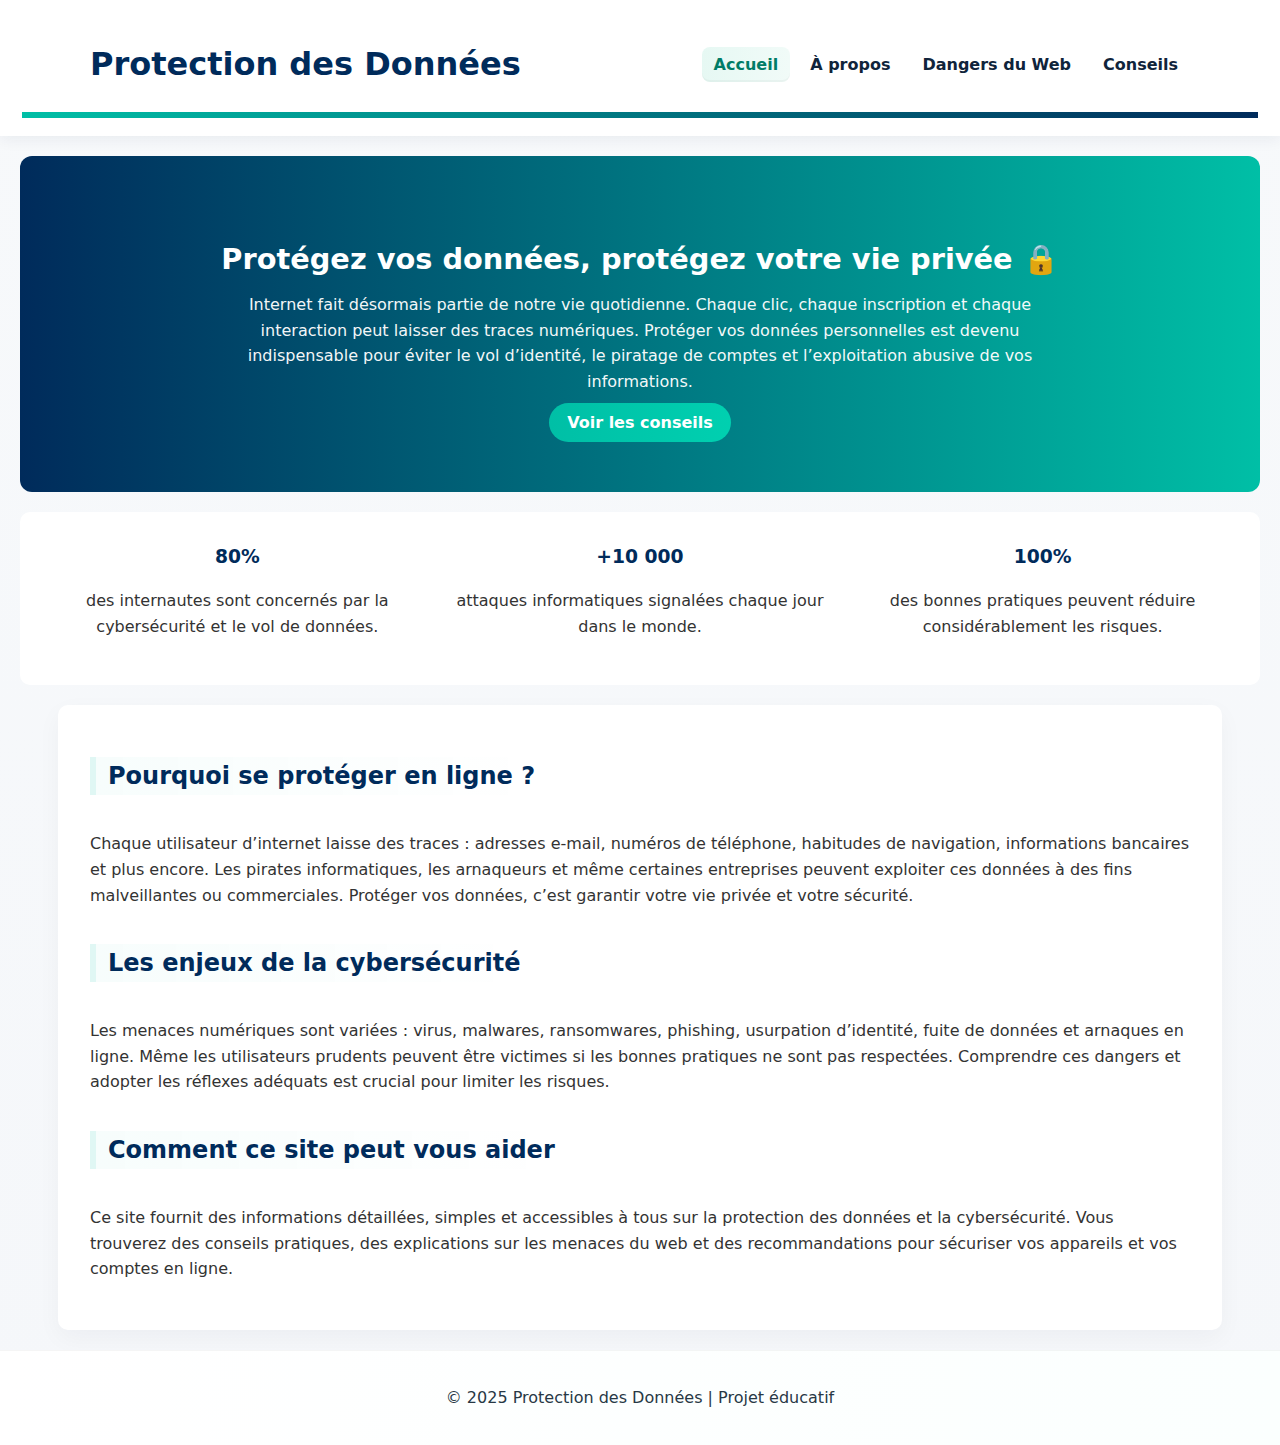
<file: index.html>
<!DOCTYPE html>
<html lang="fr">
<head>
  <meta charset="UTF-8">
  <meta name="viewport" content="width=device-width, initial-scale=1.0">
  <title>Protection des Données - Accueil</title>
  <link rel="stylesheet" href="style.css">
</head>
<body>
  <header>
    <div class="container">
      <h1>Protection des Données</h1>
      <nav>
        <ul>
          <li><a href="index.html" class="active">Accueil</a></li>
          <li><a href="about.html">À propos</a></li>
          <li><a href="dangers.html">Dangers du Web</a></li>
          <li><a href="conseils.html">Conseils</a></li>
        </ul>
      </nav>
    </div>
  </header>

  <section class="hero">
    <h2>Protégez vos données, protégez votre vie privée 🔒</h2>
    <p>Internet fait désormais partie de notre vie quotidienne. Chaque clic, chaque inscription et chaque interaction peut laisser des traces numériques. Protéger vos données personnelles est devenu indispensable pour éviter le vol d’identité, le piratage de comptes et l’exploitation abusive de vos informations.</p>
    <a href="conseils.html" class="btn">Voir les conseils</a>
  </section>

  <section class="stats">
    <div>
      <h3>80%</h3>
      <p>des internautes sont concernés par la cybersécurité et le vol de données.</p>
    </div>
    <div>
      <h3>+10 000</h3>
      <p>attaques informatiques signalées chaque jour dans le monde.</p>
    </div>
    <div>
      <h3>100%</h3>
      <p>des bonnes pratiques peuvent réduire considérablement les risques.</p>
    </div>
  </section>

  <section class="content">
    <h2>Pourquoi se protéger en ligne ?</h2>
    <p>Chaque utilisateur d’internet laisse des traces : adresses e-mail, numéros de téléphone, habitudes de navigation, informations bancaires et plus encore. Les pirates informatiques, les arnaqueurs et même certaines entreprises peuvent exploiter ces données à des fins malveillantes ou commerciales. Protéger vos données, c’est garantir votre vie privée et votre sécurité.</p>

    <h2>Les enjeux de la cybersécurité</h2>
    <p>Les menaces numériques sont variées : virus, malwares, ransomwares, phishing, usurpation d’identité, fuite de données et arnaques en ligne. Même les utilisateurs prudents peuvent être victimes si les bonnes pratiques ne sont pas respectées. Comprendre ces dangers et adopter les réflexes adéquats est crucial pour limiter les risques.</p>

    <h2>Comment ce site peut vous aider</h2>
    <p>Ce site fournit des informations détaillées, simples et accessibles à tous sur la protection des données et la cybersécurité. Vous trouverez des conseils pratiques, des explications sur les menaces du web et des recommandations pour sécuriser vos appareils et vos comptes en ligne.</p>
  </section>

  <footer>
    <p>&copy; 2025 Protection des Données | Projet éducatif</p>
  </footer>
</body>
</html>
</file>
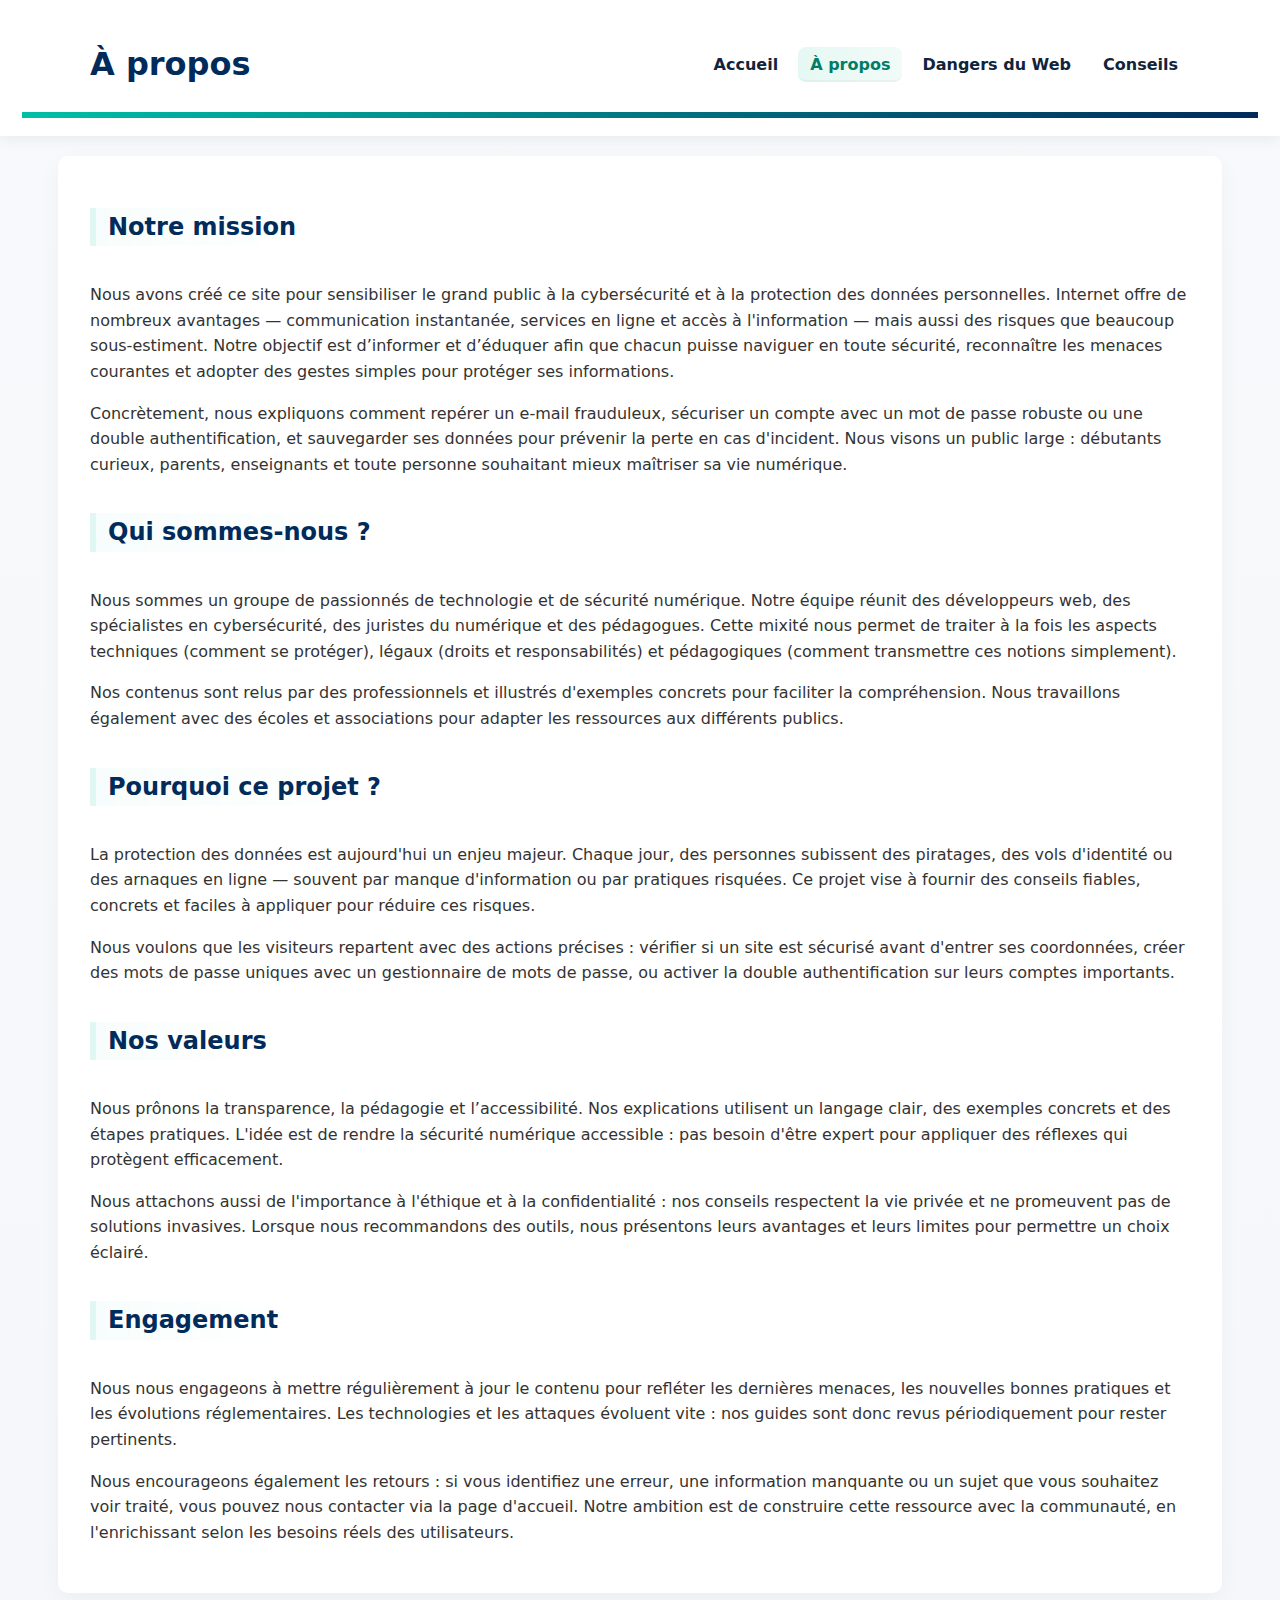
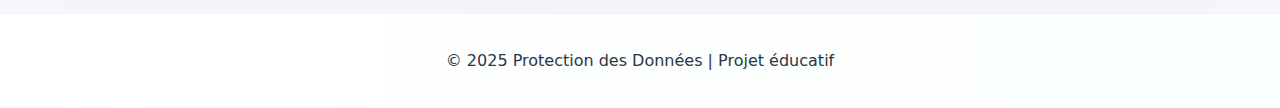
<file: about.html>
<!DOCTYPE html>
<html lang="fr">
<head>
  <meta charset="UTF-8">
  <meta name="viewport" content="width=device-width, initial-scale=1.0">
  <title>À propos - Protection des Données</title>
  <link rel="stylesheet" href="style.css">
</head>
<body>
  <header>
    <div class="container">
      <h1>À propos</h1>
      <nav>
        <ul>
          <li><a href="index.html">Accueil</a></li>
          <li><a href="about.html" class="active">À propos</a></li>
          <li><a href="dangers.html">Dangers du Web</a></li>
          <li><a href="conseils.html">Conseils</a></li>
        </ul>
      </nav>
    </div>
  </header>

  <section class="content">
    <h2>Notre mission</h2>
    <p>Nous avons créé ce site pour sensibiliser le grand public à la cybersécurité et à la protection des données personnelles. Internet offre de nombreux avantages — communication instantanée, services en ligne et accès à l'information — mais aussi des risques que beaucoup sous-estiment. Notre objectif est d’informer et d’éduquer afin que chacun puisse naviguer en toute sécurité, reconnaître les menaces courantes et adopter des gestes simples pour protéger ses informations.</p>
    <p>Concrètement, nous expliquons comment repérer un e-mail frauduleux, sécuriser un compte avec un mot de passe robuste ou une double authentification, et sauvegarder ses données pour prévenir la perte en cas d'incident. Nous visons un public large : débutants curieux, parents, enseignants et toute personne souhaitant mieux maîtriser sa vie numérique.</p>

    <h2>Qui sommes-nous ?</h2>
  <p>Nous sommes un groupe de passionnés de technologie et de sécurité numérique. Notre équipe réunit des développeurs web, des spécialistes en cybersécurité, des juristes du numérique et des pédagogues. Cette mixité nous permet de traiter à la fois les aspects techniques (comment se protéger), légaux (droits et responsabilités) et pédagogiques (comment transmettre ces notions simplement).</p>
  <p>Nos contenus sont relus par des professionnels et illustrés d'exemples concrets pour faciliter la compréhension. Nous travaillons également avec des écoles et associations pour adapter les ressources aux différents publics.</p>

    <h2>Pourquoi ce projet ?</h2>
  <p>La protection des données est aujourd'hui un enjeu majeur. Chaque jour, des personnes subissent des piratages, des vols d'identité ou des arnaques en ligne — souvent par manque d'information ou par pratiques risquées. Ce projet vise à fournir des conseils fiables, concrets et faciles à appliquer pour réduire ces risques.</p>
  <p>Nous voulons que les visiteurs repartent avec des actions précises : vérifier si un site est sécurisé avant d'entrer ses coordonnées, créer des mots de passe uniques avec un gestionnaire de mots de passe, ou activer la double authentification sur leurs comptes importants.</p>

    <h2>Nos valeurs</h2>
  <p>Nous prônons la transparence, la pédagogie et l’accessibilité. Nos explications utilisent un langage clair, des exemples concrets et des étapes pratiques. L'idée est de rendre la sécurité numérique accessible : pas besoin d'être expert pour appliquer des réflexes qui protègent efficacement.</p>
  <p>Nous attachons aussi de l'importance à l'éthique et à la confidentialité : nos conseils respectent la vie privée et ne promeuvent pas de solutions invasives. Lorsque nous recommandons des outils, nous présentons leurs avantages et leurs limites pour permettre un choix éclairé.</p>

    <h2>Engagement</h2>
    <p>Nous nous engageons à mettre régulièrement à jour le contenu pour refléter les dernières menaces, les nouvelles bonnes pratiques et les évolutions réglementaires. Les technologies et les attaques évoluent vite : nos guides sont donc revus périodiquement pour rester pertinents.</p>
    <p>Nous encourageons également les retours : si vous identifiez une erreur, une information manquante ou un sujet que vous souhaitez voir traité, vous pouvez nous contacter via la page d'accueil. Notre ambition est de construire cette ressource avec la communauté, en l'enrichissant selon les besoins réels des utilisateurs.</p>
  </section>

  <footer>
    <p>&copy; 2025 Protection des Données | Projet éducatif</p>
  </footer>
</body>
</html>
</file>
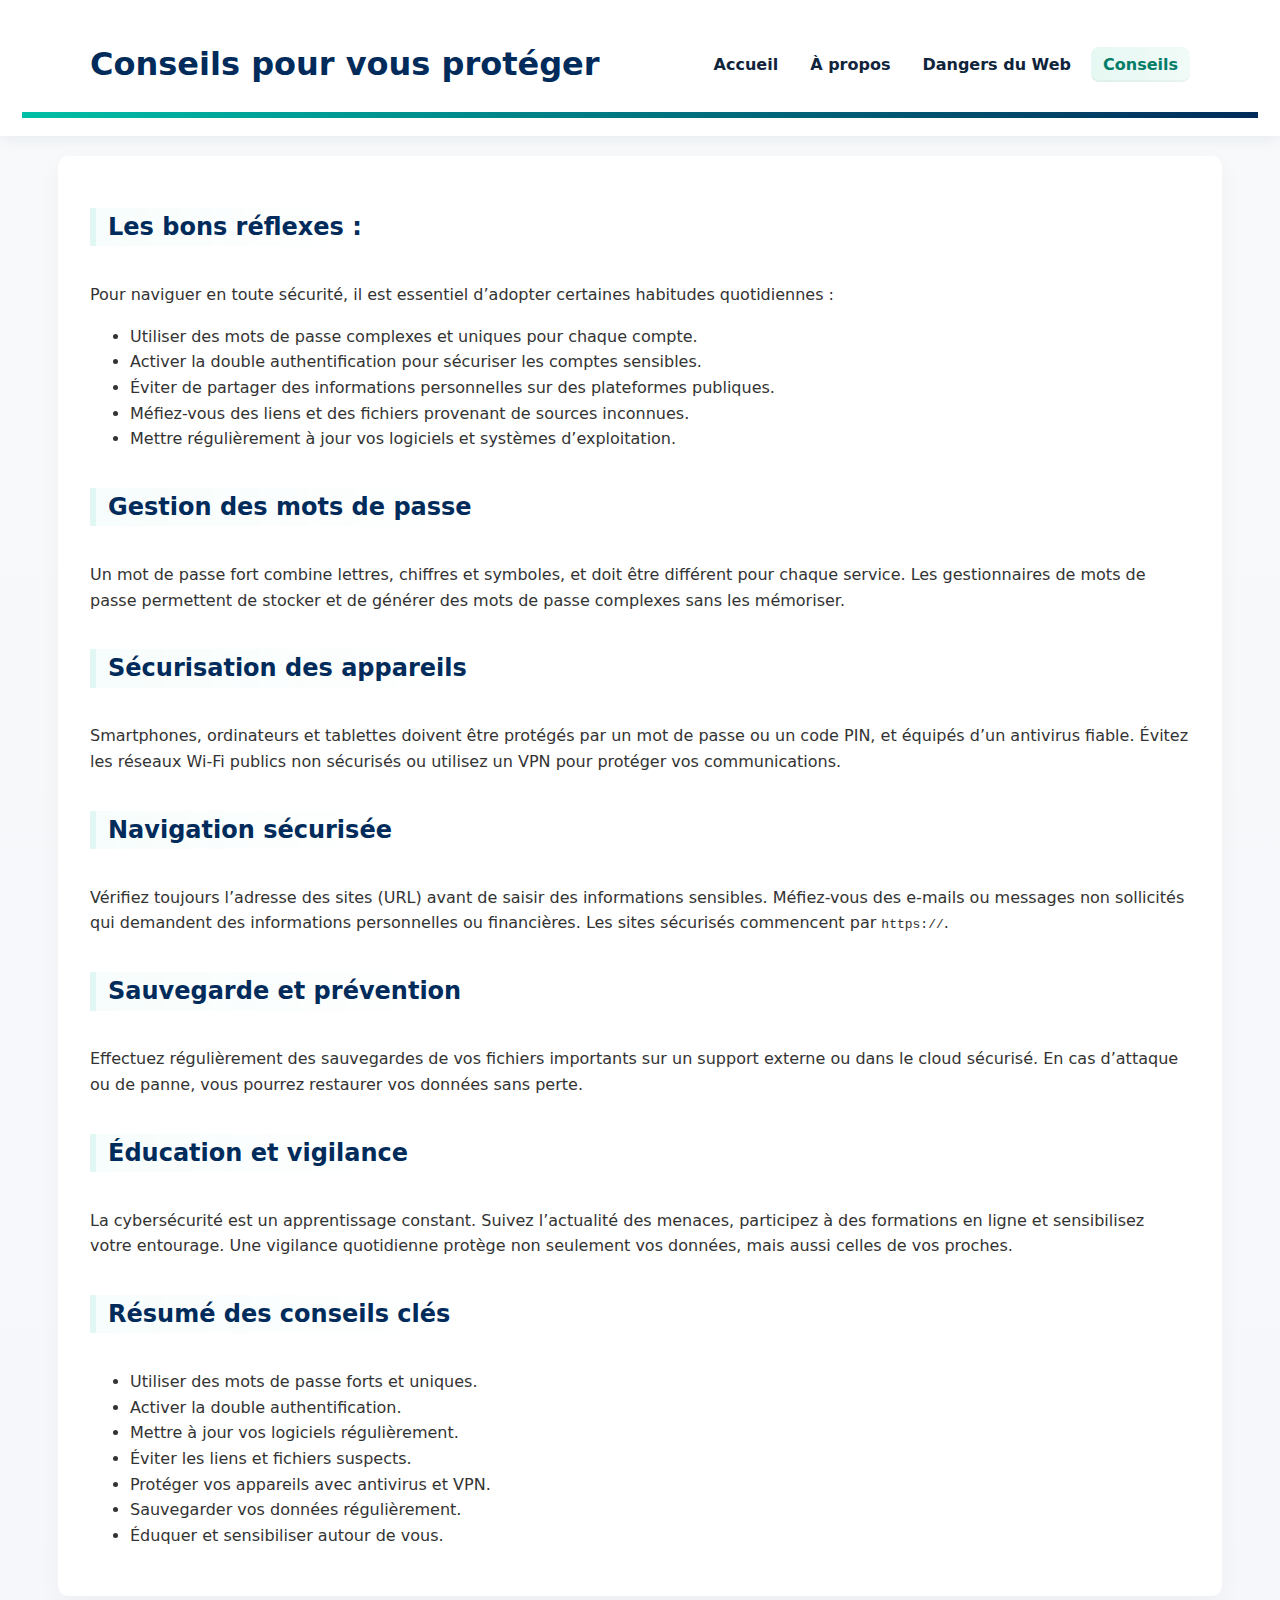
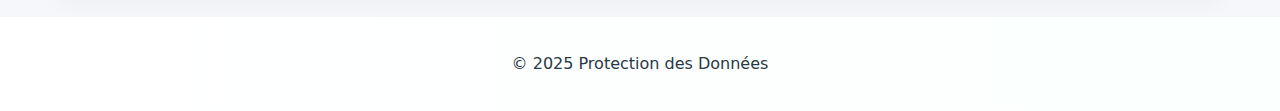
<file: conseils.html>
<!DOCTYPE html>
<html lang="fr">
<head>
  <meta charset="UTF-8">
  <meta name="viewport" content="width=device-width, initial-scale=1.0">
  <title>Conseils - Protection des Données</title>
  <link rel="stylesheet" href="style.css">
</head>
<body>
  <header>
    <div class="container">
      <h1>Conseils pour vous protéger</h1>
      <nav>
        <ul>
          <li><a href="index.html">Accueil</a></li>
          <li><a href="about.html">À propos</a></li>
          <li><a href="dangers.html">Dangers du Web</a></li>
          <li><a href="conseils.html" class="active">Conseils</a></li>
        </ul>
      </nav>
    </div>
  </header>

  <section class="content">
    <h2>Les bons réflexes :</h2>
    <p>Pour naviguer en toute sécurité, il est essentiel d’adopter certaines habitudes quotidiennes :</p>
    <ul>
      <li>Utiliser des mots de passe complexes et uniques pour chaque compte.</li>
      <li>Activer la double authentification pour sécuriser les comptes sensibles.</li>
      <li>Éviter de partager des informations personnelles sur des plateformes publiques.</li>
      <li>Méfiez-vous des liens et des fichiers provenant de sources inconnues.</li>
      <li>Mettre régulièrement à jour vos logiciels et systèmes d’exploitation.</li>
    </ul>

    <h2>Gestion des mots de passe</h2>
    <p>Un mot de passe fort combine lettres, chiffres et symboles, et doit être différent pour chaque service. Les gestionnaires de mots de passe permettent de stocker et de générer des mots de passe complexes sans les mémoriser.</p>

    <h2>Sécurisation des appareils</h2>
    <p>Smartphones, ordinateurs et tablettes doivent être protégés par un mot de passe ou un code PIN, et équipés d’un antivirus fiable. Évitez les réseaux Wi-Fi publics non sécurisés ou utilisez un VPN pour protéger vos communications.</p>

    <h2>Navigation sécurisée</h2>
    <p>Vérifiez toujours l’adresse des sites (URL) avant de saisir des informations sensibles. Méfiez-vous des e-mails ou messages non sollicités qui demandent des informations personnelles ou financières. Les sites sécurisés commencent par <code>https://</code>.</p>

    <h2>Sauvegarde et prévention</h2>
    <p>Effectuez régulièrement des sauvegardes de vos fichiers importants sur un support externe ou dans le cloud sécurisé. En cas d’attaque ou de panne, vous pourrez restaurer vos données sans perte.</p>

    <h2>Éducation et vigilance</h2>
    <p>La cybersécurité est un apprentissage constant. Suivez l’actualité des menaces, participez à des formations en ligne et sensibilisez votre entourage. Une vigilance quotidienne protège non seulement vos données, mais aussi celles de vos proches.</p>

    <h2>Résumé des conseils clés</h2>
    <ul>
      <li>Utiliser des mots de passe forts et uniques.</li>
      <li>Activer la double authentification.</li>
      <li>Mettre à jour vos logiciels régulièrement.</li>
      <li>Éviter les liens et fichiers suspects.</li>
      <li>Protéger vos appareils avec antivirus et VPN.</li>
      <li>Sauvegarder vos données régulièrement.</li>
      <li>Éduquer et sensibiliser autour de vous.</li>
    </ul>
  </section>

  <footer>
    <p>&copy; 2025 Protection des Données</p>
  </footer>
</body>
</html>
</file>
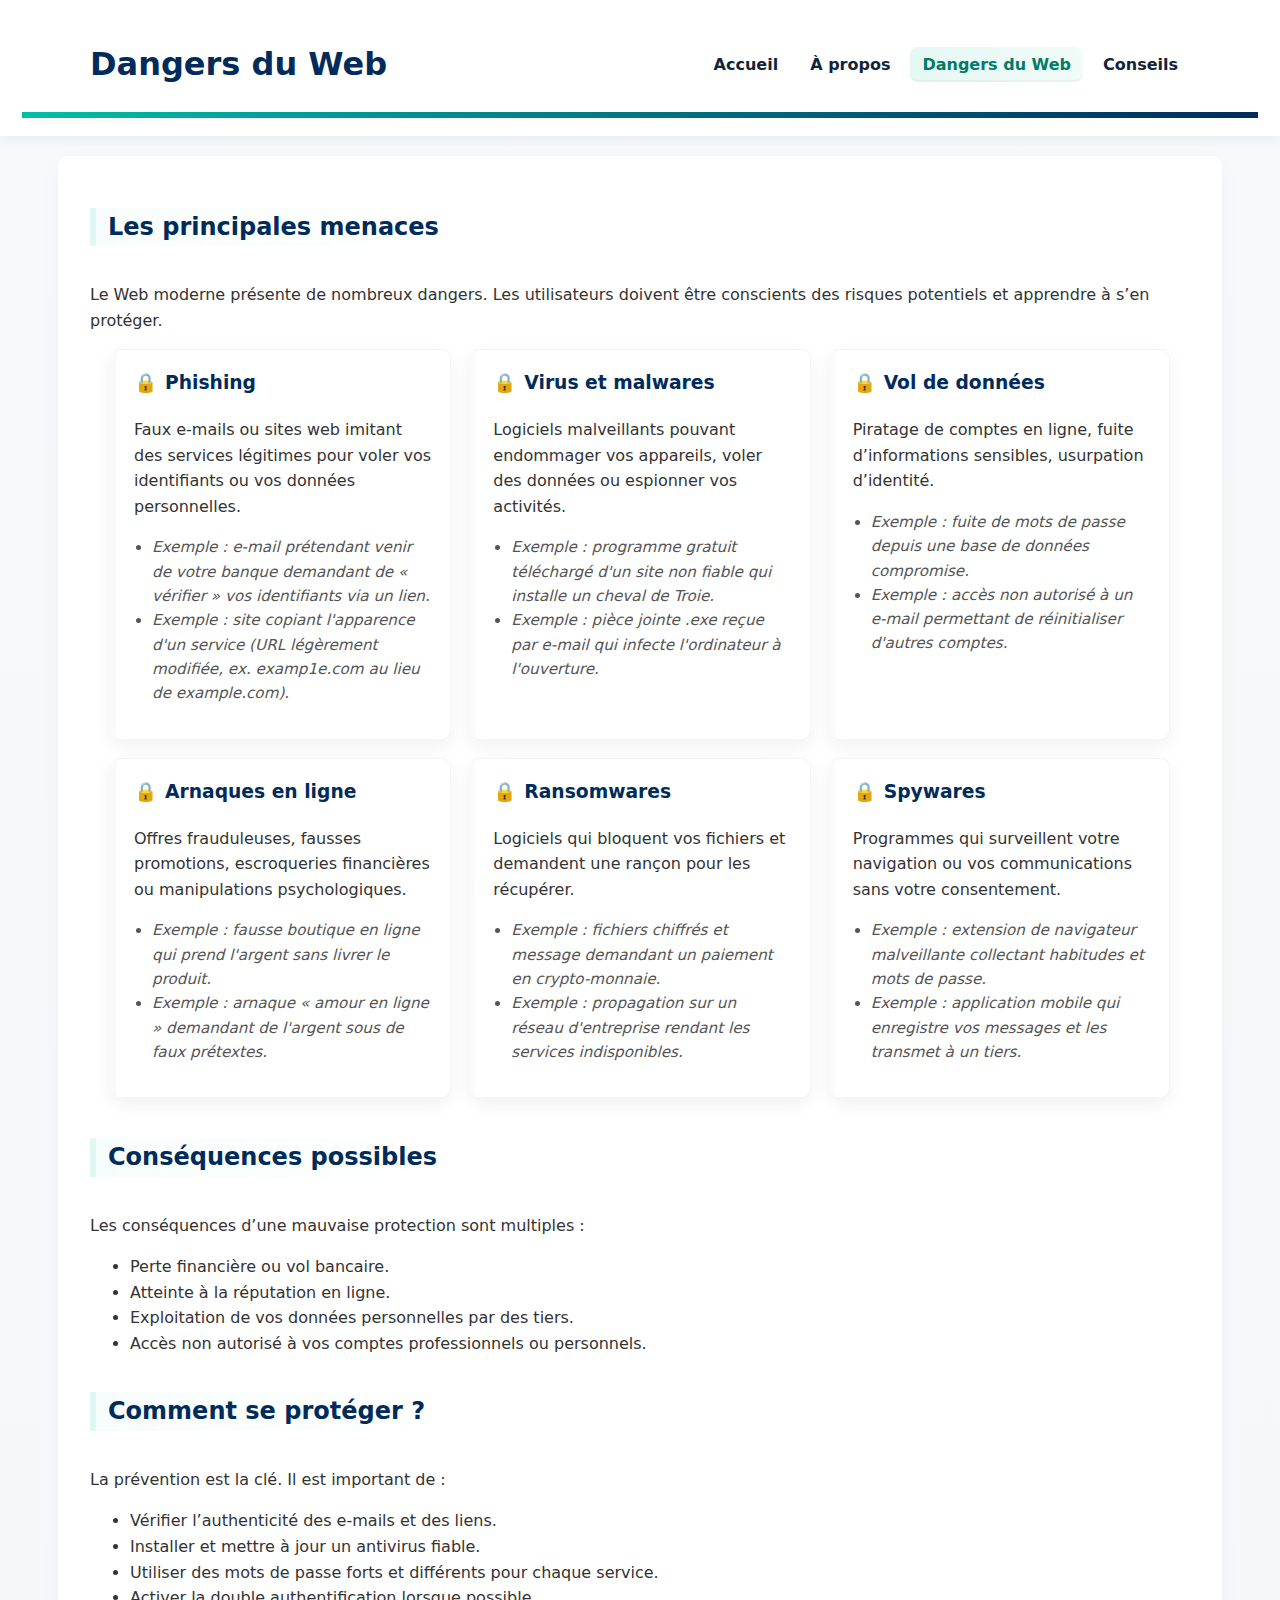
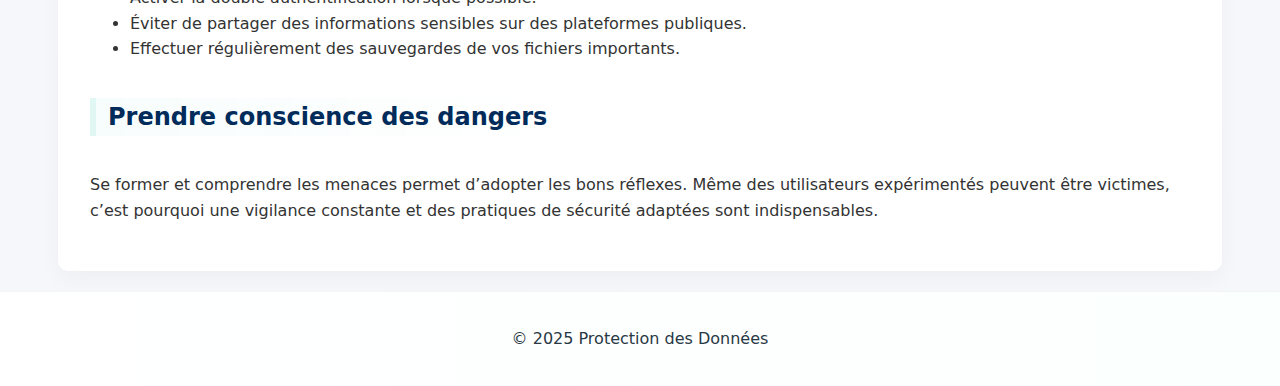
<file: dangers.html>
<!DOCTYPE html>
<html lang="fr">
<head>
  <meta charset="UTF-8">
  <meta name="viewport" content="width=device-width, initial-scale=1.0">
  <title>Dangers du Web</title>
  <link rel="stylesheet" href="style.css">
</head>
<body>
  <header>
    <div class="container">
      <h1>Dangers du Web</h1>
      <nav>
        <ul>
          <li><a href="index.html">Accueil</a></li>
          <li><a href="about.html">À propos</a></li>
          <li><a href="dangers.html" class="active">Dangers du Web</a></li>
          <li><a href="conseils.html">Conseils</a></li>
        </ul>
      </nav>
    </div>
  </header>

  <section class="content">
    <h2>Les principales menaces</h2>
    <p>Le Web moderne présente de nombreux dangers. Les utilisateurs doivent être conscients des risques potentiels et apprendre à s’en protéger.</p>
    <div class="threats-grid">
      <article class="threat-card">
        <h3>Phishing</h3>
        <p>Faux e-mails ou sites web imitant des services légitimes pour voler vos identifiants ou vos données personnelles.</p>
        <ul class="exemples">
          <li>Exemple : e-mail prétendant venir de votre banque demandant de « vérifier » vos identifiants via un lien.</li>
          <li>Exemple : site copiant l'apparence d'un service (URL légèrement modifiée, ex. examp1e.com au lieu de example.com).</li>
        </ul>
      </article>

      <article class="threat-card">
        <h3>Virus et malwares</h3>
        <p>Logiciels malveillants pouvant endommager vos appareils, voler des données ou espionner vos activités.</p>
        <ul class="exemples">
          <li>Exemple : programme gratuit téléchargé d'un site non fiable qui installe un cheval de Troie.</li>
          <li>Exemple : pièce jointe .exe reçue par e-mail qui infecte l'ordinateur à l'ouverture.</li>
        </ul>
      </article>

      <article class="threat-card">
        <h3>Vol de données</h3>
        <p>Piratage de comptes en ligne, fuite d’informations sensibles, usurpation d’identité.</p>
        <ul class="exemples">
          <li>Exemple : fuite de mots de passe depuis une base de données compromise.</li>
          <li>Exemple : accès non autorisé à un e-mail permettant de réinitialiser d'autres comptes.</li>
        </ul>
      </article>

      <article class="threat-card">
        <h3>Arnaques en ligne</h3>
        <p>Offres frauduleuses, fausses promotions, escroqueries financières ou manipulations psychologiques.</p>
        <ul class="exemples">
          <li>Exemple : fausse boutique en ligne qui prend l'argent sans livrer le produit.</li>
          <li>Exemple : arnaque « amour en ligne » demandant de l'argent sous de faux prétextes.</li>
        </ul>
      </article>

      <article class="threat-card">
        <h3>Ransomwares</h3>
        <p>Logiciels qui bloquent vos fichiers et demandent une rançon pour les récupérer.</p>
        <ul class="exemples">
          <li>Exemple : fichiers chiffrés et message demandant un paiement en crypto-monnaie.</li>
          <li>Exemple : propagation sur un réseau d'entreprise rendant les services indisponibles.</li>
        </ul>
      </article>

      <article class="threat-card">
        <h3>Spywares</h3>
        <p>Programmes qui surveillent votre navigation ou vos communications sans votre consentement.</p>
        <ul class="exemples">
          <li>Exemple : extension de navigateur malveillante collectant habitudes et mots de passe.</li>
          <li>Exemple : application mobile qui enregistre vos messages et les transmet à un tiers.</li>
        </ul>
      </article>
    </div>

    <h2>Conséquences possibles</h2>
    <p>Les conséquences d’une mauvaise protection sont multiples :</p>
    <ul>
      <li>Perte financière ou vol bancaire.</li>
      <li>Atteinte à la réputation en ligne.</li>
      <li>Exploitation de vos données personnelles par des tiers.</li>
      <li>Accès non autorisé à vos comptes professionnels ou personnels.</li>
    </ul>

    <h2>Comment se protéger ?</h2>
    <p>La prévention est la clé. Il est important de :</p>
    <ul>
      <li>Vérifier l’authenticité des e-mails et des liens.</li>
      <li>Installer et mettre à jour un antivirus fiable.</li>
      <li>Utiliser des mots de passe forts et différents pour chaque service.</li>
      <li>Activer la double authentification lorsque possible.</li>
      <li>Éviter de partager des informations sensibles sur des plateformes publiques.</li>
      <li>Effectuer régulièrement des sauvegardes de vos fichiers importants.</li>
    </ul>

    <h2>Prendre conscience des dangers</h2>
    <p>Se former et comprendre les menaces permet d’adopter les bons réflexes. Même des utilisateurs expérimentés peuvent être victimes, c’est pourquoi une vigilance constante et des pratiques de sécurité adaptées sont indispensables.</p>
  </section>

  <footer>
    <p>&copy; 2025 Protection des Données</p>
  </footer>
</body>
</html>
</file>
<file: style.css>
:root{
  --primary: #002B5B; /* bleu foncé */
  --accent: #00BFA6; /* vert teal */
  --accent-dark: #007c67;
  --muted: #e6f8f3;
  --bg: #f7f9fb;
  --card: #ffffff;
  --text: #10243b;
  --muted-border: rgba(0,0,0,0.04);
}

body {
  margin: 0;
  font-family: "Poppins", system-ui, -apple-system, "Segoe UI", Roboto, "Helvetica Neue", Arial, sans-serif;
  background: linear-gradient(180deg, var(--bg) 0%, #f5f7fa 100%);
  color: #333;
  line-height: 1.6;
  -webkit-font-smoothing: antialiased;
  -moz-osx-font-smoothing: grayscale;
}

header {
  background: #fff;
  color: var(--primary);
  padding: 18px 22px;
  box-shadow: 0 4px 14px rgba(11,35,60,0.06);
}

header .container {
  display: flex;
  align-items: center;
  justify-content: space-between;
  gap: 12px;
}

/* container utility for page layout */
.container {
  max-width: 1100px;
  margin: 0 auto;
  padding: 0 12px;
  display: flex;
  align-items: center;
  justify-content: space-between;
}

/* small colored band under header to add visual identity */
header::after{
  content: "";
  display: block;
  height: 6px;
  width: 100%;
  background: linear-gradient(90deg, var(--accent), var(--primary));
}

/* section title accent */
.content h2 {
  color: var(--primary);
  border-left: 6px solid rgba(0,191,166,0.12);
  padding-left: 12px;
  background: linear-gradient(90deg, rgba(0,191,166,0.03), transparent);
  display: inline-block;
}

nav ul {
  list-style: none;
  padding: 0;
  margin: 0;
  display: flex;
  gap: 8px;
  align-items: center;
}

nav ul li {
  display: inline;
}

nav ul li a {
  color: var(--text);
  text-decoration: none;
  font-weight: 600;
  padding: 8px 12px;
  border-radius: 8px;
  transition: background .18s, color .18s, transform .08s;
}

nav ul li a:hover {
  background: rgba(0,191,166,0.08);
  color: var(--primary);
}

nav ul li a.active {
  background: linear-gradient(90deg,var(--muted), #f1fbf8);
  color: var(--accent-dark);
  box-shadow: inset 0 -2px 0 rgba(0,0,0,0.03);
}

/* Hero */
.hero {
  text-align: center;
  padding: 56px 20px;
    background: linear-gradient(90deg, var(--primary) 0%, var(--accent) 100%);
  color: #fff;
  border-radius: 12px;
  margin: 20px;
}

.hero h2 { font-size: 1.8rem; margin-bottom: 10px; }

.hero p { max-width: 820px; margin: 8px auto 16px; opacity: 0.95; }

.btn {
  background: linear-gradient(90deg,var(--accent), #00d0b0);
  color: white;
  padding: 10px 18px;
  border-radius: 999px;
  text-decoration: none;
  font-weight: 700;
  transition: transform .12s ease, box-shadow .12s ease;
}

/* Stats */
.stats {
  display: grid;
  grid-template-columns: repeat(auto-fit, minmax(180px, 1fr));
  gap: 12px;
  background: white;
  padding: 22px;
  margin: 20px;
  border-radius: 10px;
  align-items: center;
}

.stats > div { text-align: center; padding: 8px 6px; }

.stats h3 { margin: 0; color: var(--primary); }

.content {
  padding: 32px;
  background: white;
  margin: 20px auto;
  border-radius: 10px;
  max-width: 1100px;
  box-shadow: 0 8px 24px rgba(11,35,60,0.04);
}

form input, form textarea {
  display: block;
  width: 100%;
  margin-bottom: 10px;
  padding: 10px 12px;
  border-radius: 8px;
  border: 1px solid #e0e6eb;
  background: #fbfdfe;
}

button {
  background: var(--accent);
  color: white;
  padding: 10px 16px;
  border: none;
  border-radius: 8px;
  cursor: pointer;
  font-weight: 700;
}

button:hover { background: var(--accent-dark); }

footer {
  background: linear-gradient(90deg,#ffffff, #fbfffe);
  color: #283845;
  text-align: center;
  padding: 18px 12px;
  border-top: 1px solid var(--muted-border);
}

/* Styles pour la page des dangers : cartes et exemples */
.threats-grid {
  display: grid;
  grid-template-columns: repeat(auto-fit, minmax(260px, 1fr));
  gap: 18px;
  margin: 10px 20px 20px 20px;
}

.threat-card {
  background: var(--card);
  padding: 18px;
  border-radius: 10px;
  box-shadow: 0 6px 18px rgba(0,0,0,0.06);
  border: 1px solid var(--muted-border);
  border-left: 6px solid rgba(0,0,0,0.02);
}

.threat-card h3 {
  margin-top: 0;
  color: var(--primary);
}

.threat-card h3::before{
  content: "🔒";
  margin-right: 8px;
}

.exemples {
  margin-top: 8px;
  padding-left: 18px;
  color: #555;
  font-style: italic;
  font-size: 0.95rem;
}

@media (max-width: 480px) {
  .hero { padding: 40px 12px; }
  .content { padding: 20px; margin: 12px; }
}
</file>
